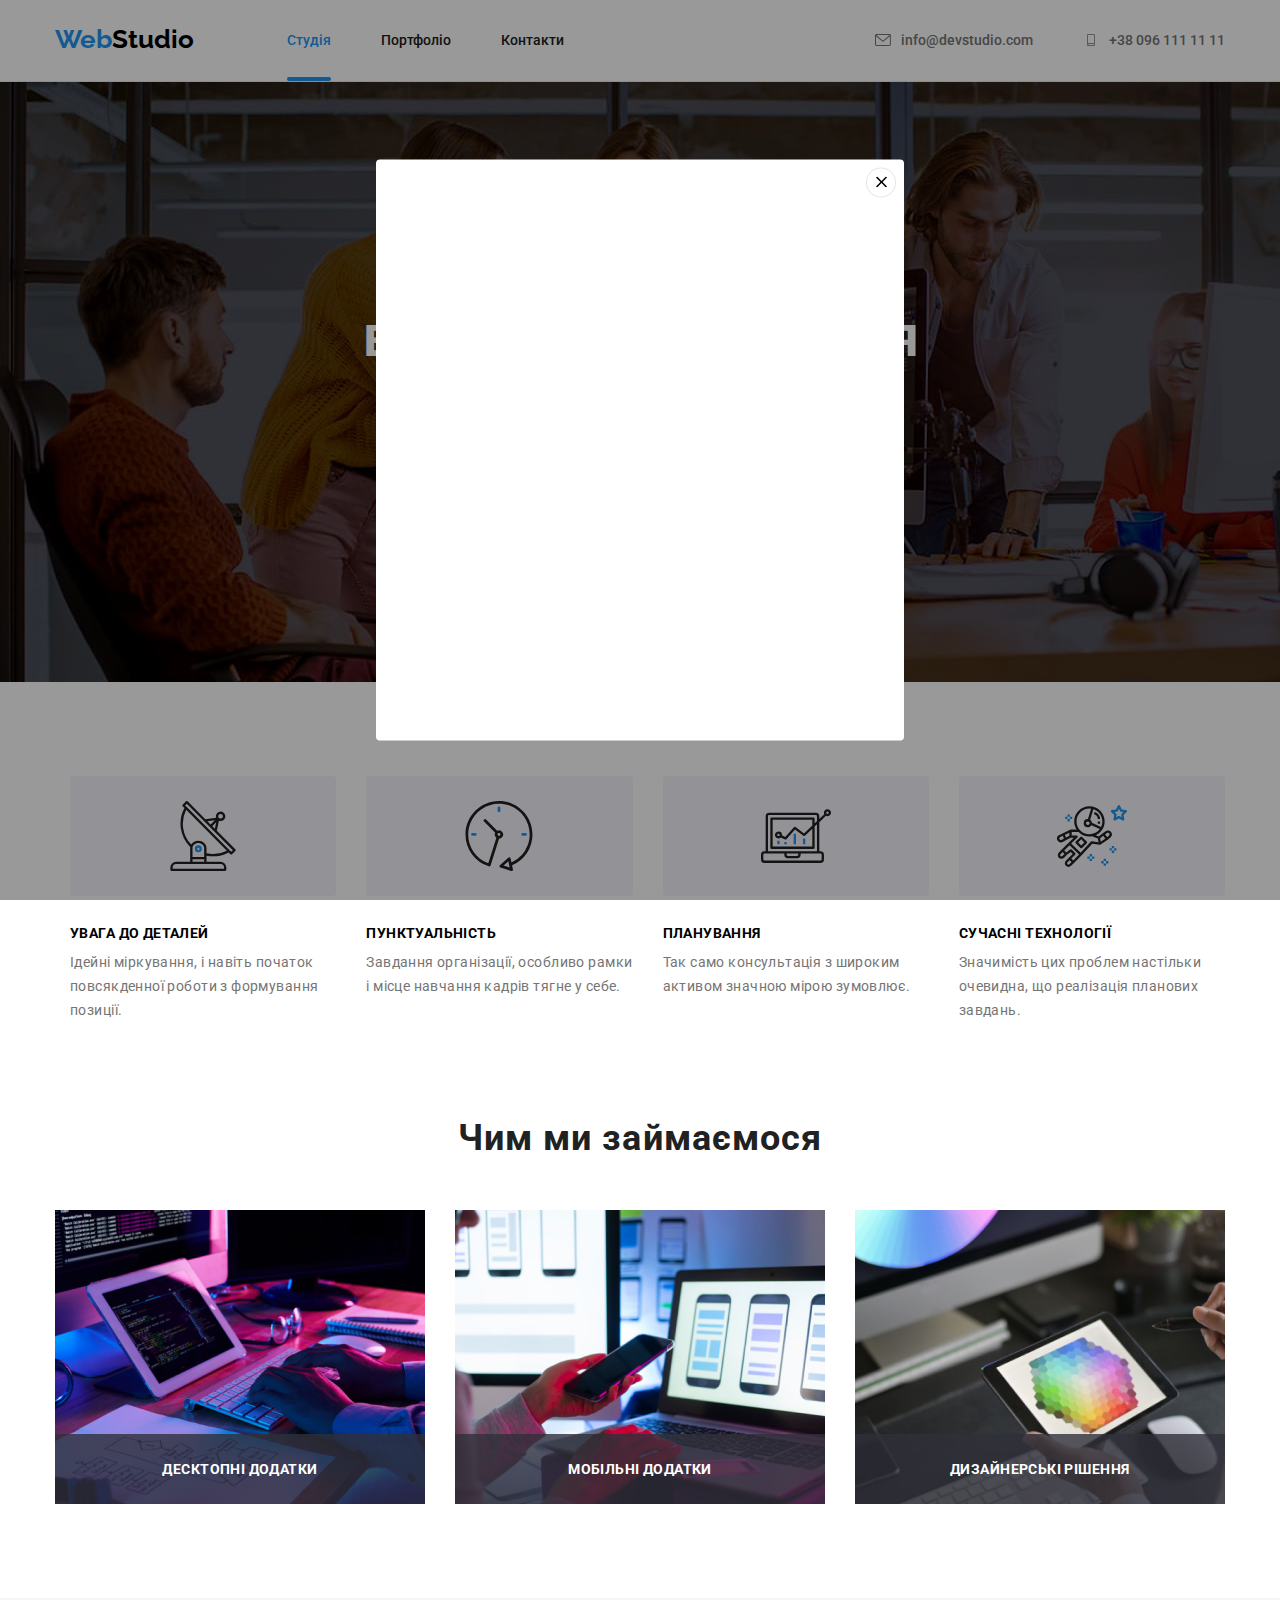
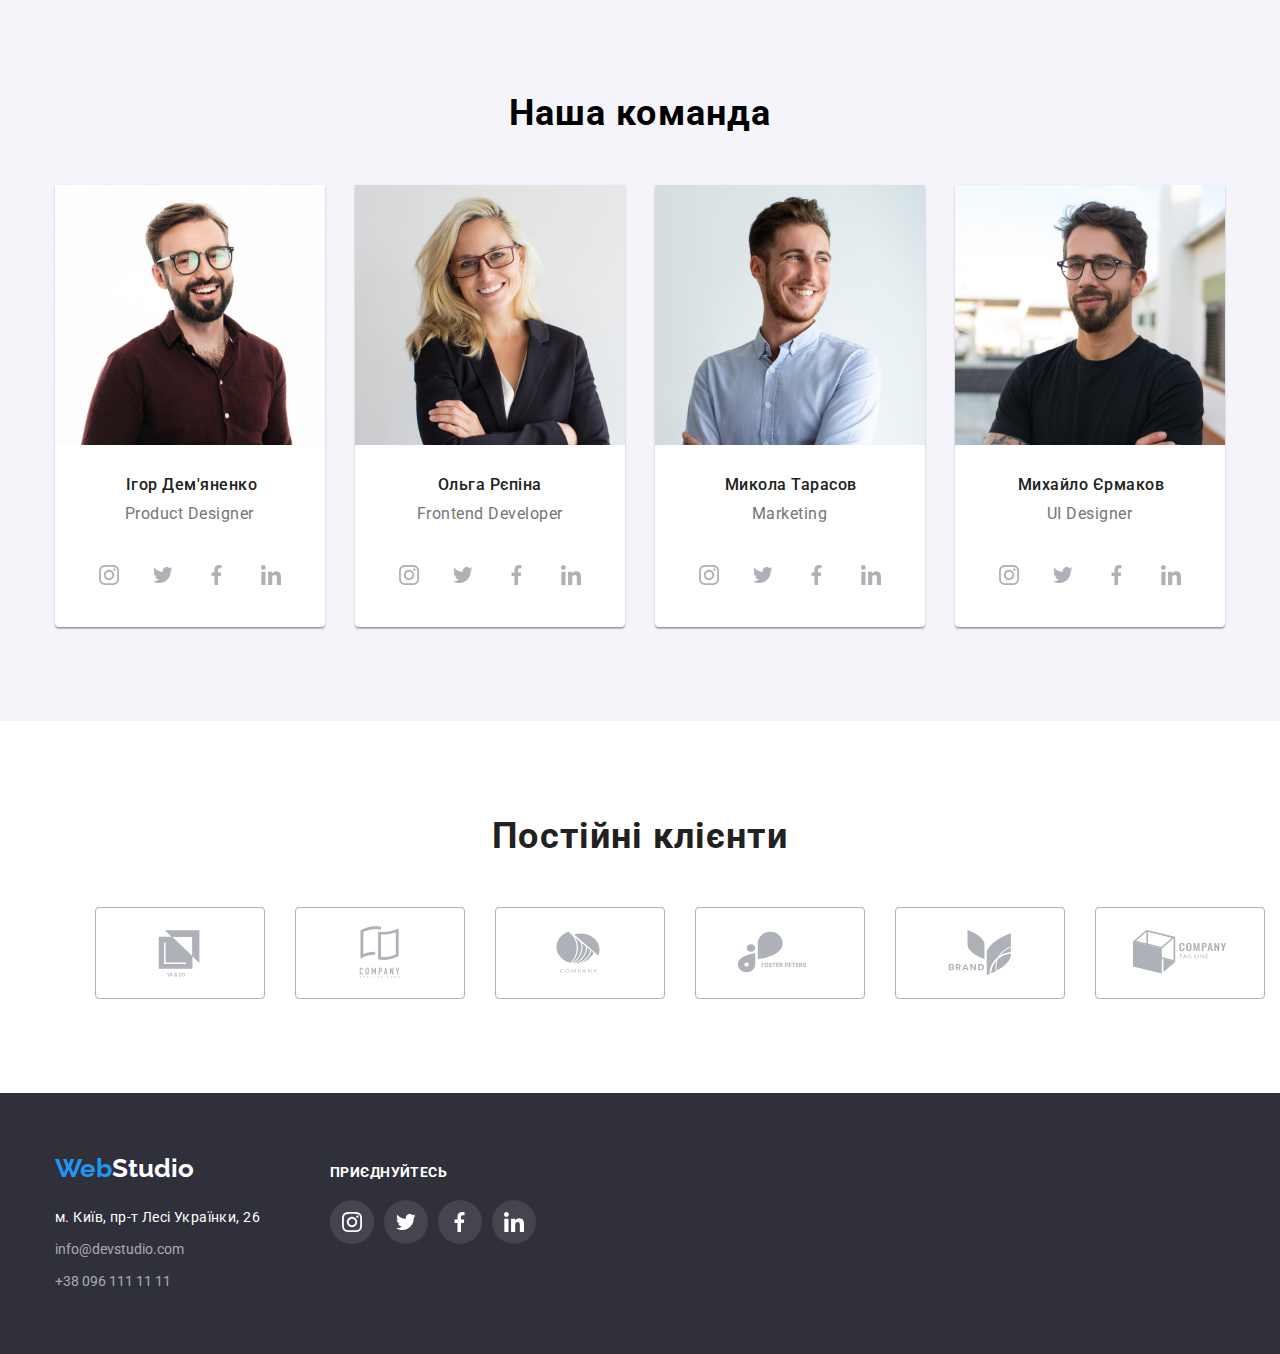
<file: index.html>
<!DOCTYPE html>
<html lang="uk">
<head>
    <meta charset="UTF-8">
    <meta http-equiv="X-UA-Compatible" content="IE=edge">
    <meta name="viewport" content="width=device-width, initial-scale=1.0">
    <title>Студия</title>
    <link rel="preconnect" href="https://fonts.googleapis.com">
    <link rel="preconnect" href="https://fonts.gstatic.com" crossorigin>
    <link href="https://fonts.googleapis.com/css2?family=Raleway:wght@700&family=Roboto:wght@400;500;700;900&display=swap" rel="stylesheet">
    <link rel="stylesheet" href="https://cdnjs.cloudflare.com/ajax/libs/modern-normalize/1.1.0/modern-normalize.min.css">
    <link rel="stylesheet" href="./css/styles.css">
</head>
<body>
    <header class="header">
        <div class="main-div container">
        <nav class="main-nav">
        <a href="./index.html" class="logo link"><span class="logo-web">Web</span>Studio</a>
        <ul class="header-button list">
            <li class="header-current">
                <a href="" class="link current">Студія</a>
            </li>
            <li>
                <a href="./portfolio.html" class="link">Портфоліо</a>
            </li>
            <li>
                <a href="" class="link">Контакти</a>
            </li>
        </ul>
        </nav>
        <ul class="header-button-nomber list">
            <li class="item"><a href="mailto:info@devstudio.com" class="button-gmail link"><svg class="icon"><use href="./img/icons.svg/symbol-defs.svg#icon-maill"></use></svg>info@devstudio.com</a></li>
            <li class="item"><a href="tel:+380961111111" class="button-nomber link"><svg class="icon"><use href="./img/icons.svg/symbol-defs.svg#icon-smartphone"></use></svg>+38 096 111 11 11</a></li>
        </ul>
    </div>
    </header>
    <main>
            <section class="section-business">
                <div class="container">
                <h1 class="business-header">Ефективні рішення для вашого бізнесу</h1>
                <button type="button" class="business-button" data-modal-open>Замовити послугу</button>
            </div>
            </section>
        <section class="section-discraption">
            <div class="container">
            <h2 class="background-discraption">Наша увага</h2>
            <ul class="feature list">
                <li class="list-item1">
                    <h3 class="details">УВАГА ДО ДЕТАЛЕЙ</h3>
                    <p class="descriptionhtml">Ідейні міркування, і  навіть початок
                     повсякденної роботи з формування 
                     позиції.</p>
                </li>
                <li class="list-item2">
                    <h3 class="details">ПУНКТУАЛЬНІСТЬ</h3>
                    <p class="descriptionhtml">Завдання організації, особливо рамки і місце навчання кадрів тягне у себе.</p>                    
                </li>
                <li class="list-item3">
                    <h3 class="details">ПЛАНУВАННЯ</h3>
                    <p class="descriptionhtml">Так само консультація з широким активом значною мірою зумовлює.</p>
                </li>
                <li class="list-item4">
                    <h3 class="details">СУЧАСНІ ТЕХНОЛОГІЇ</h3>
                    <p class="descriptionhtml">Значимість цих проблем настільки очевидна, що реалізація планових завдань.</p>
                </li>
            </ul>
        </div>
        </section>
        <section class="foto-works">
            <div class="container about-us-wapper">
            <h2 class="about-us">Чим ми займаємося</h2>
            <ul class="section-foto-works list">
                <li><div class="icon-description1"><p class="description-icon-works1">Десктопні додатки</p><img class="our-team-person-image" src="./img/box1.jpg" alt="Написання сайту" height="294" width="370"></div></li>
                <li><div class="icon-description2"><p class="description-icon-works2">Мобільні додатки</p><img src="./img/img.jpg" alt="Дізайн" height="294" width="370"></div></li>
                <li><div class="icon-description3"><p class="description-icon-works3">Дизайнерські рішення</p><img src="./img/box3.jpg" alt="Дізайн фото" height="294" width="370"></div></li>
            </ul>
            </div>
        </section>
        <section class="section-team section">
            <div class="container">
            <h2 class="our-team">Наша команда</h2>
            <ul class="foto-team list">
                <li class="foto-team-shadow">
                    <img src="./img/img3.jpg" alt="Ігор Дем'яненко" class="team-foto" width="270" height="260">
                    <h3 class="name1">Ігор Дем'яненко</h3>
                    <p class="name-description1">Product Designer</p>
                    <ul class="icon-team">
                    <li>
                        <a href="#" class="icon-wipper">
                        <svg class="icon-discraib">
                            <use href="./img/icons.svg/symbol-defs.svg#icon-instagram-2"></use>
                        </svg>
                        </a>
                    </li>
                    <li>
                        <a href="#" class="icon-wipper">
                        <svg class="icon-discraib">
                            <use href="./img/icons.svg/symbol-defs.svg#icon-twitter"></use>
                        </svg>
                        </a>
                    </li>
                    <li>
                        <a href="#" class="icon-wipper">
                        <svg class="icon-discraib">
                            <use href="./img/icons.svg/symbol-defs.svg#icon-facebook"></use>
                        </svg>
                        </a>
                    </li>
                    <li>
                        <a href="#" class="icon-wipper">
                        <svg class="icon-discraib">
                            <use href="./img/icons.svg/symbol-defs.svg#icon-linkedin"></use>
                        </svg>
                        </a>
                    </li>
                    </ul>
                </li>
                <li class="foto-team-shadow">
                    <img src="./img/img23.jpg" alt="Ольга Рєпіна" class="team-foto" width="270" height="260">
                    <h3 class="name2">Ольга Рєпіна</h3>
                    <p class="name-description2">Frontend Developer</p>
                    <ul class="icon-team">
                        <li>
                            <a href="#" class="icon-wipper">
                            <svg class="icon-discraib">
                            <use href="./img/icons.svg/symbol-defs.svg#icon-instagram-2"></use>
                            </svg>
                            </a>
                        </li>
                        <li>
                            <a href="#" class="icon-wipper">
                            <svg class="icon-discraib">
                                <use href="./img/icons.svg/symbol-defs.svg#icon-twitter"></use>
                            </svg>
                            </a>
                        </li>
                        <li>
                            <a href="#" class="icon-wipper">
                            <svg class="icon-discraib">
                                <use href="./img/icons.svg/symbol-defs.svg#icon-facebook"></use>
                            </svg>
                            </a>
                        </li>
                        <li>
                            <a href="#" class="icon-wipper">
                            <svg class="icon-discraib">
                                <use href="./img/icons.svg/symbol-defs.svg#icon-linkedin"></use>
                            </svg>
                            </a>
                        </li>
                        </ul>
                </li>
                <li class="foto-team-shadow">
                    <img src="./img/img2.jpg" alt="Микола Тарасов" class="team-foto" width="270" height="260">
                    <h3 class="name3">Микола Тарасов</h3>
                    <p class="name-description3">Marketing</p>
                    <ul class="icon-team">
                        <li>
                            <a href="#" class="icon-wipper">
                            <svg class="icon-discraib">
                            <use href="./img/icons.svg/symbol-defs.svg#icon-instagram-2"></use>
                            </svg>
                            </a>
                        </li>
                        <li>
                            <a href="#" class="icon-wipper">
                            <svg class="icon-discraib">
                                <use href="./img/icons.svg/symbol-defs.svg#icon-twitter"></use>
                            </svg>
                            </a>
                        </li>
                        <li>
                            <a href="#" class="icon-wipper">
                            <svg class="icon-discraib">
                                <use href="./img/icons.svg/symbol-defs.svg#icon-facebook"></use>
                            </svg>
                            </a>
                        </li>
                        <li>
                            <a href="#" class="icon-wipper">
                            <svg class="icon-discraib">
                                <use href="./img/icons.svg/symbol-defs.svg#icon-linkedin"></use>
                            </svg>
                            </a>
                        </li>
                        </ul>
                </li>
                <li class="foto-team-shadow">
                    <img src="./img/img4.jpg" alt="Михайло Єрмаков" class="team-foto" width="270" height="260">
                    <h3 class="name4">Михайло Єрмаков</h3>
                    <p class="name-description4">UI Designer</p>
                    <ul class="icon-team">
                        <li>
                            <a href="#" class="icon-wipper">
                            <svg class="icon-discraib">
                            <use href="./img/icons.svg/symbol-defs.svg#icon-instagram-2"></use>
                            </svg>
                            </a>
                        </li>
                        <li>
                            <a href="#" class="icon-wipper">
                            <svg class="icon-discraib">
                                <use href="./img/icons.svg/symbol-defs.svg#icon-twitter"></use>
                            </svg>
                            </a>
                        </li>
                        <li>
                            <a href="#" class="icon-wipper">
                            <svg class="icon-discraib">
                                <use href="./img/icons.svg/symbol-defs.svg#icon-facebook"></use>
                            </svg>
                            </a>
                        </li>
                        <li>
                            <a href="#" class="icon-wipper">
                            <svg class="icon-discraib">
                                <use href="./img/icons.svg/symbol-defs.svg#icon-linkedin"></use>
                            </svg>
                            </a>
                        </li>
                        </ul>
                </li>
            </ul>
        </div>
        </section> 
        <section class="icon-section section">
            <div class="container">
            <h2 class="icon-discraption">Постійні клієнти</h2>
            <ul class="icon-main">
                <li class="">
                    <a class="icon-wrapper-hov" href="#">
                        <svg class="">
                            <use href="./img/icons.svg/symbol-defs.svg#icon-Logo-1"></use>
                        </svg>
                    </a>
                </li>
                <li class="">
                    <a class="icon-wrapper-hov" href="#">
                        <svg class="">
                            <use href="./img/icons.svg/symbol-defs.svg#icon-Logo-2"></use>
                        </svg>
                    </a>
                </li>
                <li class="">
                    <a class="icon-wrapper-hov" href="#">
                        <svg class="">
                            <use href="./img/icons.svg/symbol-defs.svg#icon-Logo-3"></use>
                        </svg>
                    </a>
                </li>
                <li class="">
                    <a class="icon-wrapper-hov" href="#">
                        <svg class="">
                            <use href="./img/icons.svg/symbol-defs.svg#icon-Logo-4"></use>
                        </svg>
                    </a>
                </li>
                <li class="">
                    <a class="icon-wrapper-hov" href="#">
                        <svg class="">
                            <use href="./img/icons.svg/symbol-defs.svg#icon-Logo-5"></use>
                        </svg>
                    </a>
                </li>
                <li class="">
                    <a class="icon-wrapper-hov" href="#">
                        <svg class="">
                            <use href="./img/icons.svg/symbol-defs.svg#icon-Logo-6"></use>
                        </svg>
                    </a>
                </li>
            </ul>
            </div>
        </section>
    </main> 
    <footer class="footer-backgraund-color">
        <div class="container">
            <div>
        <a href="./index.html" class="logo-two link"><span class="logo-web">Web</span>Studio</a>
        <address class="address-foter-html">
            <ul class="hover-address list">
                <li class="strit-html"><a href="" class="address-strit link">м. Київ, пр-т Лесі Українки, 26</a></li>    
                <li class="mail-html"><a href="mailto:info@devstudio.com" class="address link">info@devstudio.com</a></li>    
                <li class="num-html"><a href="tel:+380961111111" class="address-num link">+38 096 111 11 11</a></li>    
            </ul>
        </address>
            </div>
            <div>
        <section class="icon-head">
            <ul class="icon-content1">
                <li class="icon-item1">
                <h4 class="icon-text">приєднуйтесь</h4>
                </li>
            </ul>    
            <ul class="icon-content2">
                <li class="icon-item">
                    <a class="icon-button">
                    <svg class="icon-wapper1">
                        <use class="iconss" href="./img/icons.svg/symbol-defs.svg#icon-instagram-2"></use>
                    </svg>
                    </a>
                </li>
                <li class="icon-item">
                    <a class="icon-button">
                    <svg class="icon-wapper2">
                        <use href="./img/icons.svg/symbol-defs.svg#icon-twitter"></use>
                    </svg>
                    </a>
                </li>
                <li class="icon-item">
                    <a class="icon-button">
                    <svg class="icon-wapper3">
                        <use href="./img/icons.svg/symbol-defs.svg#icon-facebook"></use>
                    </svg>
                    </a>
                </li>
                <li class="icon-item">
                    <a class="icon-button">
                    <svg class="icon-wapper4">
                        <use href="./img/icons.svg/symbol-defs.svg#icon-linkedin"></use>
                    </svg>
                    </a>
                </li>
            </ul>
        </section>
        </div>
        </div>
    </footer>

    <!-- Modal window -->

    <div class="backdrop" data-modal>
        <div class="modal">
            <button class="modal-btn" data-modal-close>
                <svg class="modal-icon-close" width="11" height="11">
                  <use href="./img/icons.svg/Vector.svg#icon-Vector"></use>
                </svg>
            </button>
        </div>
    </div>
    <script>
        (() => {
  const refs = {
    openModalBtn: document.querySelector("[data-modal-open]"),
    closeModalBtn: document.querySelector("[data-modal-close]"),
    modal: document.querySelector("[data-modal]"),
  };

  refs.openModalBtn.addEventListener("click", toggleModal);
  refs.closeModalBtn.addEventListener("click", toggleModal);

  function toggleModal() {
    refs.modal.classList.toggle("is-hidden");
  }
})();
    </script>
</body>
</html>
</file>
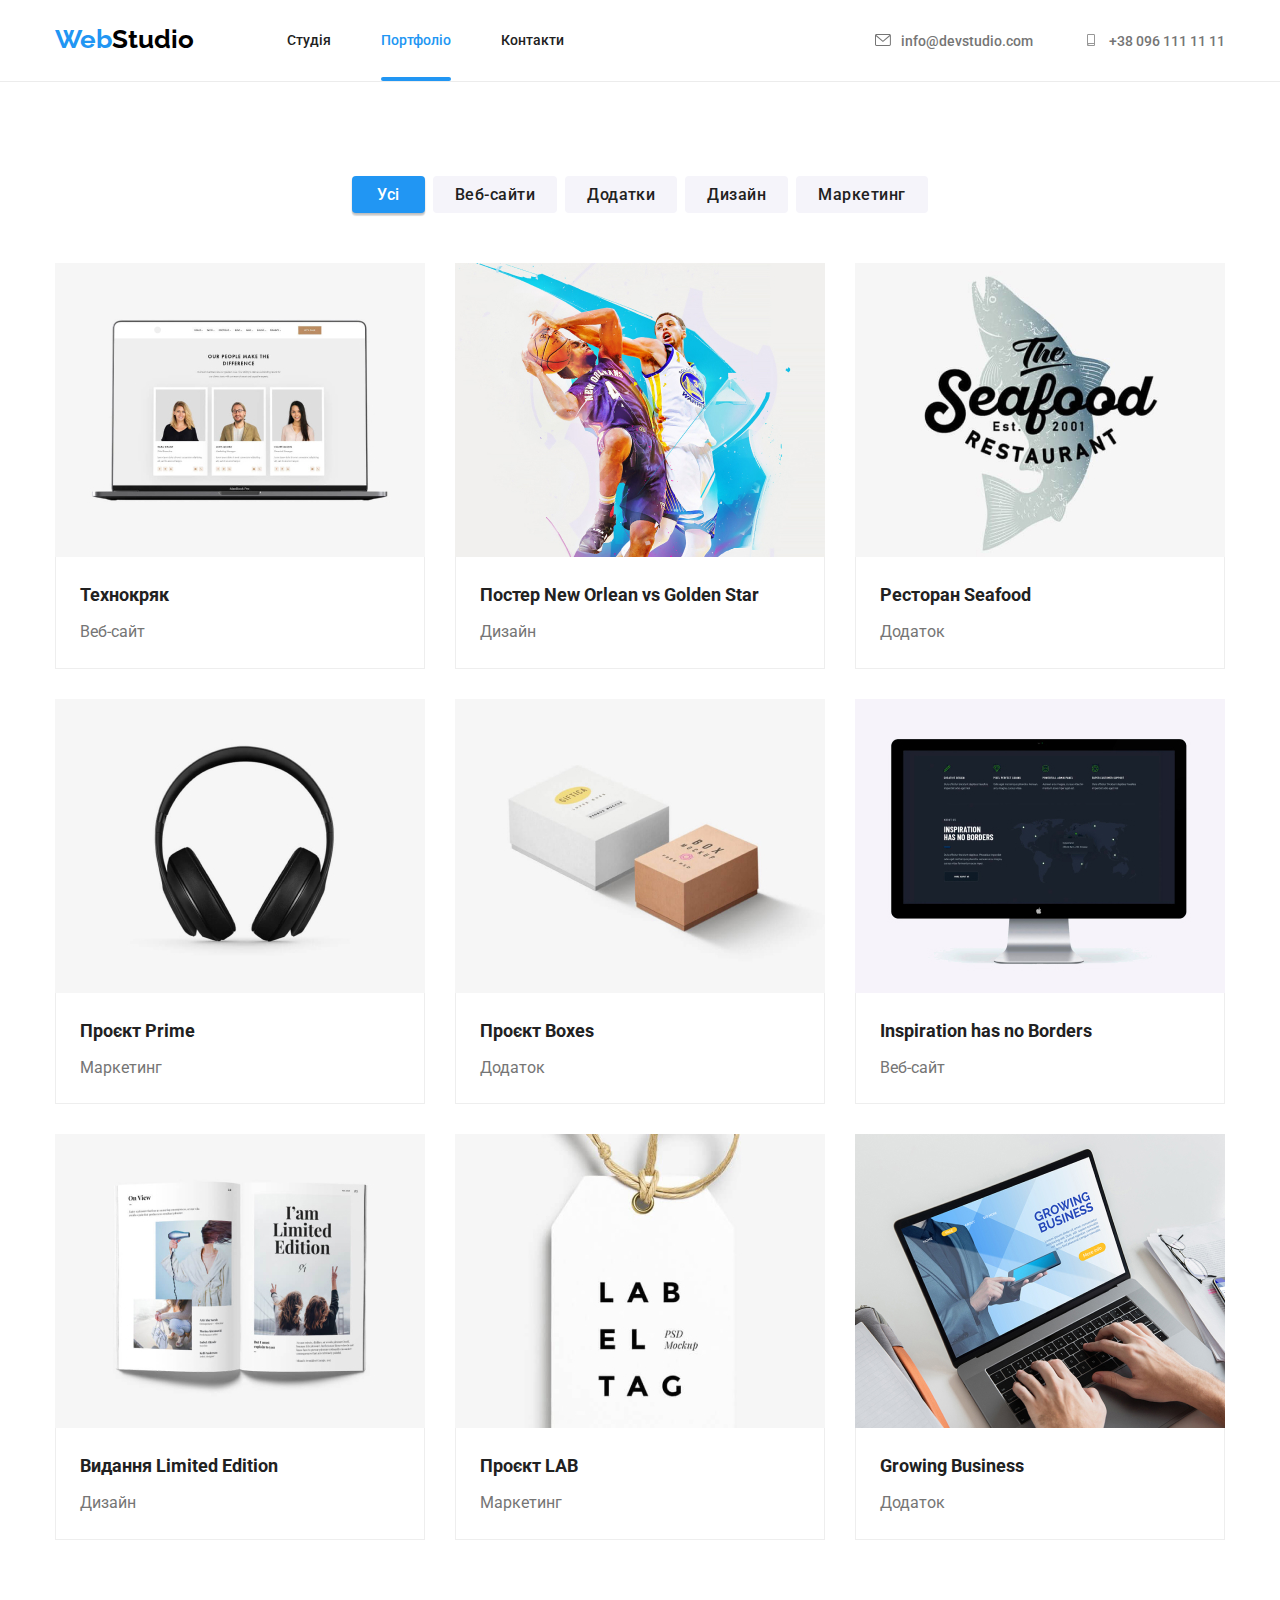
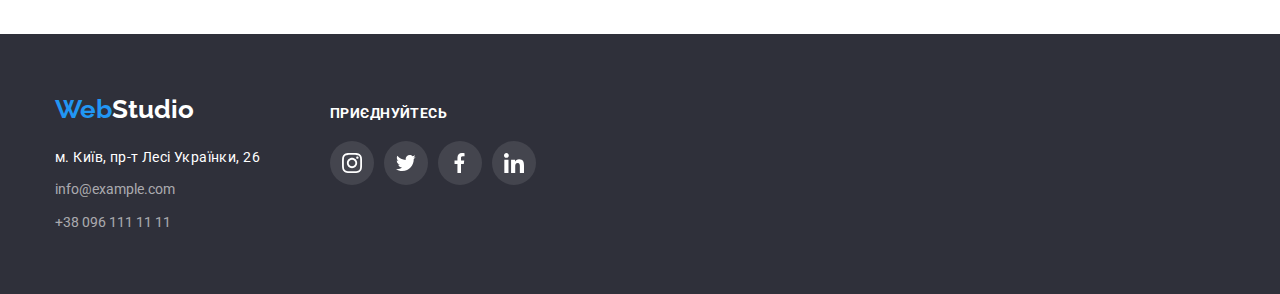
<file: portfolio.html>
<!DOCTYPE html>
<html lang="uk">
<head>
    <meta charset="UTF-8">
    <meta http-equiv="X-UA-Compatible" content="IE=edge">
    <meta name="viewport" content="width=device-width, initial-scale=1.0">
    <title>Document</title>
    <link rel="preconnect" href="https://fonts.googleapis.com">
    <link rel="preconnect" href="https://fonts.gstatic.com" crossorigin>
    <link href="https://fonts.googleapis.com/css2?family=Raleway:wght@700&family=Roboto:wght@400;500;700;900&display=swap" rel="stylesheet">    
    <link rel="stylesheet" href="https://cdnjs.cloudflare.com/ajax/libs/modern-normalize/1.1.0/modern-normalize.min.css">
    <link rel="stylesheet" href="./css/styles.css">
</head>
<body class="body">
    <header class="header-lain"> 
        <div class="main-div container">                                                                         
        <nav class="main-nav">
        <a href="./index.html" class="logo link"><span class="logo-web">Web</span>Studio</a>
        <ul class="header-button list">
            <li>
                <a href="./index.html" class="link">Студія</a>
            </li>
            <li class="header-current">
               <a href="/" class="link current">Портфоліо</a> 
            </li>
            <li>
                <a href="" class="link">Контакти</a>
            </li>
        </ul>
        </nav>
        <ul class="header-button-nomber2 list">
            <li class="item"><a href="mailto:info@devstudio.com" class="button-gmail link"><svg class="icon"><use href="./img/icons.svg/symbol-defs.svg#icon-maill"></use></svg>info@devstudio.com</a></li>
            <li class="item"><a href="tel:+380961111111" class="button-nomber link"><svg class="icon"><use href="./img/icons.svg/symbol-defs.svg#icon-smartphone"></use></svg>+38 096 111 11 11</a></li>
        </ul>
    </div> 
    </header>
    <main> 
        <section class="section">
            <div class="container">
            <h1 class="background-discraption">Портфоліо</h1>
            <ul class="center-button list">
                <li>
                    <button type="button" class="buttonn1">Усі</button>
                </li>
                <li>
                    <button type="button" class="buttonn2">Веб-сайти</button>
                </li>
                <li>
                    <button type="button" class="buttonn3">Додатки</button>
                </li>
                <li>
                    <button type="button" class="buttonn4">Дизайн</button>
                </li>
                <li>
                    <button type="button" class="buttonn5">Маркетинг</button>
                </li>
            </ul>
            <ul class="test-conteiner list">
                <li class="cards-wripper">
                    <a href="#" class="box-description link">
                        <div class="icon-move">
                            <div>
                            <p class="text-move">Ресурс пропонує комплексні пропозиції з різним рівнем функціоналу та сервісів. Все це дозволить відвідувачу отримати вичерпні відомості про компанію чи приватну особу.</p>
                            </div>
                            <img src="./img/img1.jpg" alt="" width="370" class="foto-portfolio">
                        </div>
                    <div class="card-description">
                    <h2 class="description">Технокряк</h2>
                    <p class="profession">Веб-сайт</p>
                    </div>
                    </a>
                </li>
                <li class="cards-wripper">
                    <a href="#" class="box-description link">
                        <div class="icon-move">
                    <img src="./img/img22.jpg" alt="" width="370" class="foto-portfolio">
                        </div>
                    <div class="card-description">
                    <h2 class="description">Постер New Orlean vs Golden Star</h2>
                    <p class="profession">Дизайн</p>
                    </div>
                    </a>    
                </li>
                <li class="cards-wripper">
                    <a href="#" class="box-description link">
                        <div class="icon-move">
                            <img src="./img/img32.jpg" alt="" width="370" class="foto-portfolio">
                        </div>
                    <div class="card-description">
                    <h2 class="description">Ресторан Seafood</h2>
                    <p class="profession">Додаток</p>
                    </div>
                    </a>
                </li>
                <li class="cards-wripper">
                    <a href="#" class="box-description link">
                        <div class="icon-move">
                    <img src="./img/img44.jpg" alt="" width="370" class="foto-portfolio">
                        </div>
                    <div class="card-description">
                    <h2 class="description">Проєкт Prime</h2>
                    <p class="profession">Маркетинг</p>
                    </div>
                    </a>
                </li>
                <li class="cards-wripper">
                    <a href="#" class="box-description link">
                        <div class="icon-move">
                    <img src="./img/img5.jpg" alt="" width="370" class="foto-portfolio">
                        </div>
                    <div class="card-description">
                    <h2 class="description">Проєкт Boxes</h2>
                    <p class="profession">Додаток</p>
                    </div>
                    </a>
                </li>
                <li class="cards-wripper">
                    <a href="#" class="box-description link">
                        <div class="icon-move">
                    <img src="./img/img6.jpg" alt="" width="370" class="foto-portfolio">
                        </div>
                    <div class="card-description">
                    <h2 class="description">Inspiration has no Borders</h2>
                    <p class="profession">Веб-сайт</p>
                    </div>
                    </a>
                </li>
                <li class="cards-wripper">
                    <a href="#" class="box-description link">
                        <div class="icon-move">
                    <img src="./img/img7.jpg" alt="" width="370" class="foto-portfolio">
                        </div>
                        <div class="card-description">
                    <h2 class="description">Видання Limited Edition</h2>
                    <p class="profession">Дизайн</p>
                    </div>
                    </a>
                </li>
                <li class="cards-wripper">
                    <a href="#" class="box-description link">
                        <div class="icon-move">
                    <img src="./img/img8.jpg" alt="" width="370" class="foto-portfolio">
                        </div>
                    <div class="card-description">
                    <h2 class="description">Проєкт LAB</h2>
                    <p class="profession">Маркетинг</p>
                    </div>
                    </a>
                </li>
                <li class="cards-wripper">
                    <a href="#" class="box-description link">
                        <div class="icon-move">
                    <img src="./img/img9.jpg" alt="" width="370" class="foto-portfolio">
                        </div>
                    <div class="card-description">
                    <h2 class="description">Growing Business</h2>
                    <p class="profession">Додаток</p>
                    </div>
                    </a>
                </li>
            </ul>
            </div>
        </section> 
    </main>
    <footer class="footer-backgraund-color">
        <div class="container">
            <div>
        <a href="./index.html" class="logo-two link"><span class="logo-web">Web</span>Studio</a>
        <address class="address-footer">
            <ul class="hover-address list">
                <li class="address-portfolio"><a class="address-strit">м. Київ, пр-т Лесі Українки, 26</a></li>
                <li class="mail-partfolio"><a href="mailto:info@example.com" class="address-mail-partfolio link">info@example.com</a></li>    
                <li class="num-partfolio"><a href="tel:+380961111111" class="address-num-partfolio link">+38 096 111 11 11</a></li>    
            </ul>
        </address>
            </div>
            <div>
                <section class="icon-head">
                    <ul class="icon-content1">
                        <li class="icon-item1">
                        <h4 class="icon-text">приєднуйтесь</h4>
                        </li>
                    </ul>    
                    <ul class="icon-content2">
                        <li class="icon-item">
                            <a class="icon-button">
                            <svg class="icon-wapper1">
                                <use class="iconss" href="./img/icons.svg/symbol-defs.svg#icon-instagram-2"></use>
                            </svg>
                            </a>
                        </li>
                        <li class="icon-item">
                            <a class="icon-button">
                            <svg class="icon-wapper2">
                                <use href="./img/icons.svg/symbol-defs.svg#icon-twitter"></use>
                            </svg>
                            </a>
                        </li>
                        <li class="icon-item">
                            <a class="icon-button">
                            <svg class="icon-wapper3">
                                <use href="./img/icons.svg/symbol-defs.svg#icon-facebook"></use>
                            </svg>
                            </a>
                        </li>
                        <li class="icon-item">
                            <a class="icon-button">
                            <svg class="icon-wapper4">
                                <use href="./img/icons.svg/symbol-defs.svg#icon-linkedin"></use>
                            </svg>
                            </a>
                        </li>
                    </ul>
                </section>
            </div>
        </div>
    </footer>
</body>
</html>
</file>
<file: css/styles.css>
:root {
    --primary-text-color: #212121;
    --hover-focus-color: #2196F3;
    --link-text-color: #757575;
    --description-text-color: #212121;
    --logo-text-color: #000000;
    --footer-backgraund-color: #2F303A;
    --primary-backgraund-color: #ffff;
    --addres-number-color: #FFFFFF99;
    --center-button-color: rgba(33, 150, 243, 1);
    --center-button-backgraund: #F5F4FA;
    --button--color: #188CE8;
    --line--header : #ECECEC;
    --card--laine : #EEEEEE;
}

/* oll */
a
h1,
h2,
h3,
h4,
h5,
h6,
p,
ul,
li {
    margin-top: 0;
    margin-bottom: 0;
}


.container {
    margin-left: auto;
    margin-right: auto;
    width: 1200px; 
    padding-left: 15px;
    padding-right: 15px;    
}


.section {
    padding-top: 94px;
    padding-bottom: 94px;
}

img {
    display: block;
}

/* body */


body {
    background-color: var(--primary-backgraund-color);
    font-family: 'Roboto', sans-serif;
    color: var(--h2-text-color);    
    position: relative;
}




.header-button .link {
    display: block;
    padding-top: 32px;
    padding-bottom: 32px;
}


.link {
    text-decoration: none;    
}


.list {
    list-style: none;
}


/* footer */


.address-mail-partfolio {
    font-size: 14px;
    line-height: 1.7;
    color: var(--addres-number-color);
}


.address {
    font-size: 14px;
    line-height: 1.7;
    color: var(--addres-number-color);
}

.mail-partfolio {
    margin-bottom: 9px;
}



.address-num-partfolio {
    font-size: 14px;
    line-height: 1.7;
    color: var(--addres-number-color);
}



.address-footer {
    margin-top: 20px;                                                                                                                              
}



.address-strit {
    color: var(--primary-backgraund-color);
}


.hover-address :hover , .hover-address :focus{
    color: var(--hover-focus-color);
    transition-duration: 250ms;
}

.hover-address {
    font-style: normal;
    padding-left: 0;
}


.address-portfolio {
    margin-bottom: 9px;
}


.address-foter-html {
    margin-top: 20px;
}


.strit-html {
    margin-bottom: 9px;
}



.mail-html {
    margin-bottom: 9px;
}




.address-strit {
    font-size: 14px;
    line-height: 24px;
    letter-spacing: 0.03em; 

}

.address-strit :focus{
    color: var(--hover-focus-color);
}


.button-nomber link {
    padding-left: 50px;
 }



/* center */


.foto-portfolio {
    margin-bottom: 0;
    box-sizing: content-box;
}



.box-description {
    display: block;
}



.box-description:hover, .box-description:focus {
    box-shadow: 0px 1px 1px rgba(0, 0, 0, 0.12), 0px 4px 4px rgba(0, 0, 0, 0.06), 1px 4px 6px rgba(0, 0, 0, 0.16);
    transition-duration: 250ms;
}




.center-button {
    text-align: center;
    margin-bottom: 50px;
    display: flex;
    justify-content: center;
    padding-left: 0;
}



.center-button li {
    margin-right: 8px;
}

.center-button li button:hover, .center-button li button:focus {
box-shadow: 0px 3px 1px rgba(0, 0, 0, 0.1), 0px 1px 2px rgba(0, 0, 0, 0.08), 0px 2px 2px rgba(0, 0, 0, 0.12);
}

.center-button li:last-child {
    margin-right: 0;
}



.center-button button:hover , .center-button button:focus{
    background: var(--hover-focus-color);
    color: var(--primary-backgraund-color);
    transition-duration: 250ms;
}



.profession {
    font-size: 16px;
    line-height: 1.9;
    color: var(--link-text-color);
}


.buttonn1 {
    color: var(--primary-backgraund-color);
    background-color: var(--hover-focus-color);
    font-weight: 500;
    font-size: 16px;
    line-height: 1.6;
    text-align: center;
    letter-spacing: 0.03em; 
    border-radius: 4px;
    padding: 6px 25px;
    border: 0px;
    box-shadow: 0px 3px 1px rgba(0, 0, 0, 0.1), 0px 1px 2px rgba(0, 0, 0, 0.08), 0px 2px 2px rgba(0, 0, 0, 0.12);
    cursor: pointer;
}


.buttonn2 {
    color: var(--description-text-color);
    background-color: var(--center-button-backgraund);
    font-weight: 500;
    font-size: 16px;
    line-height: 1.6;
    text-align: center;
    letter-spacing: 0.03em; 
    border-radius: 4px;
    padding: 6px 22px;
    border: 0px;
    cursor: pointer;
}


.buttonn3 {
    color: var(--description-text-color);
    background-color: var(--center-button-backgraund);
    font-weight: 500;
    font-size: 16px;
    line-height: 1.6;
    text-align: center;
    letter-spacing: 0.03em; 
    border-radius: 4px;
    padding: 6px 22px;
    border: 0px;
    cursor: pointer;
}

.buttonn4 {
    color: var(--description-text-color);
    background-color: var(--center-button-backgraund);
    font-weight: 500;
    font-size: 16px;
    line-height: 1.6;
    text-align: center;
    letter-spacing: 0.03em; 
    border-radius: 4px;
    padding: 6px 22px;
    border: 0px;
    cursor: pointer;
}


.buttonn5 {
    color: var(--description-text-color);
    background-color: var(--center-button-backgraund);
    font-weight: 500;
    font-size: 16px;
    line-height: 1.6;
    text-align: center;
    letter-spacing: 0.03em; 
    border-radius: 4px;
    padding: 6px 22px;
    border: 0px;
    cursor: pointer;
}



.description {
    font-weight: 700;
    font-size: 18px;
    line-height: 2;
    margin-bottom: 4px;
    color: var(--description-text-color);
}





.main-section {
    padding-top: 94px;
    padding-bottom: 94px;
}



.list-item1::before {
    display: block;
    content: "";
    height: 120px;
    background-image: url(../img/icons.svg/Group1.svg);
    background-repeat: no-repeat;
    background-position: center;
    background-color: var(--center-button-backgraund);
    border-radius: 4px;
}

.list-item2::before {
    display: block;
    content: "";
    height: 120px;
    background-image: url(../img/icons.svg/clock\ 1.svg);
    background-repeat: no-repeat;
    background-position: center;
    background-color: var(--center-button-backgraund);
    border-radius: 4px;
}

.list-item3::before {
    display: block;
    content: "";
    height: 120px;
    background-image: url(../img/icons.svg/diagram\ 1.svg);
    background-repeat: no-repeat;
    background-position: center;
    background-color: var(--center-button-backgraund);
    border-radius: 4px;
}

.list-item4::before {
    display: block;
    content: "";
    height: 120px;
    background-image: url(../img/icons.svg/astronaut\ 1.svg);
    background-repeat: no-repeat;
    background-position: center;
    background-color: var(--center-button-backgraund);
    border-radius: 4px;
}


/* icon html */


.icon-move::before {
    content: "";
    background-color: rgba(33, 150, 243, 0.9);
    width: 100%;
    display: inline-block;
    top: 0;
    left: 0;
    height: 100%;
    position: absolute;
    opacity: 0.5;
    transform: translateY(100%);
    transition: transform 250ms cubic-bezier(0.4, 0, 0.2, 1);
}


.icon-move {
    position: relative;
    overflow: hidden;
}


.cards-wripper:hover .icon-move::before {
    transform: translateY(0);
}


.text-move {
    position: absolute;
    top: 50%;
    left: 50%;
    transform: translate(-50%, 100%);

    font-size: 18px;
    line-height: calc(28 / 18);
    letter-spacing: 0.03em;
    color: var(--primary-backgraund-color);
    width: 322px;
    opacity: 0;
    transition: transform 250ms cubic-bezier(0.4, 0, 0.2, 1);
}


li:hover .text-move{
    opacity: 1;
    transform: translate(-50%, -50%);
}



.icon-description1::before {
    content: "";
    background-color: rgba(47, 48, 58, 0.8);;
    width: 370px;
    display: inline-block;
    bottom: 0;
    left: 0;
    height: 70px;
    position: absolute;
}


.icon-description2::before {
    content: "";
    background-color: rgba(47, 48, 58, 0.8);;
    width: 370px;
    display: inline-block;
    bottom: 0;
    height: 70px;
    position: absolute;
}


.icon-description3::before {
    content: "";
    background-color: rgba(47, 48, 58, 0.8);;
    width: 370px;
    display: inline-block;
    bottom: 0;

    height: 70px;
    position: absolute;
}

.description-icon-works1 {
    font-weight: 700;
    font-size: 14px;
    line-height: calc(16 / 14);
    text-align: center;
    letter-spacing: 0.03em;
    text-transform: uppercase;
    content: "";
    width: 370px;
    display: inline-block;
    bottom: 0;
    left: 0;
    height: 70px;
    position: absolute;
    padding: 27px 107px;
    color: var(--primary-backgraund-color);
}


.description-icon-works2 {
    font-weight: 700;
    font-size: 14px;
    line-height: calc(16 / 14);
    letter-spacing: 0.03em;
    text-align: center;
    text-transform: uppercase;
    content: "";
    width: 370px;
    display: inline-block;
    bottom: 0;
    height: 70px;
    position: absolute;
    padding: 27px 107px;
    color: var(--primary-backgraund-color);
}


.description-icon-works3 {
    font-weight: 700;
    font-size: 14px;
    line-height: calc(16 / 14);
    text-align: center;
    letter-spacing: 0.03em;
    text-transform: uppercase;
    content: "";
    width: 100%;
    display: inline-block;
    bottom: 0;
    position: absolute;
    color: var(--primary-backgraund-color);
    padding: 27px 95px;
    display: flex;
    align-items: center;
    flex-wrap: nowrap;
}

/* header */


.header-lain {
    border-bottom: 1px solid var(--line--header);
}


.header {
    border-bottom: 1px solid var(--line--header);
}




.button-nomber {
    color: var(--link-text-color);
    margin-left: 50px;
    align-items: center;
}



/* .button-nomber svg use {
    fill: var(--link-text-color);
} */






.button-gmail {
    color: var(--link-text-color);
    align-items: center;
}


.header-button a {
    font-weight: 500;
    font-size: 14px;
    line-height: 1.2;
    color: var(--description-text-color);
}

.header-button {
    display: flex;
    padding-left: 0;
    margin-left: 93px;
}







.header-button-nomber .item {
    padding-bottom: 32px;
    padding-top: 32px;
}





.header-button li:first-child {
    margin-left: 93px;
}


.header-button li {
    margin-left: 50px;
}


.header-button li:last-child {
    margin-right: 0px;
}


.header-button li:first-child {
    margin-left: 0;
}



.header-button :hover , .header-button :focus{
    color: var(--hover-focus-color);
    transition-duration: 250ms;
}


.header-button .link.current {
    color: var(--hover-focus-color); 
}



.current::after {
    content: "";
    background: #2196F3;
    border-radius: 2px;
    width: 100%;
    height: 4px;
    right: 0;
    bottom: 0;
    position: absolute;
}


.header-current {
    position: relative;
}


.header-button-nomber a {
    font-weight: 500;
    font-size: 14px;
    line-height: 1.2;
    display: flex;
    align-items: center;
    color: #757575;
}


.header-button-nomber2 a {
    font-weight: 500;
    font-size: 14px;
    line-height: 1.2;
}


.header-button-nomber {
    display: flex;
    margin-left: auto;
    padding-left: 0;

}


.header-button-nomber2 {
    display: flex;
    margin-left: auto;
    padding-left: 0;
    padding-top: 32px;
}

.header-button-nomber2 :hover , .header-button-nomber2 :focus {
    color: var(--hover-focus-color);
    transition-duration: 250ms;
}

.header-button-nomber:first-child {
    padding-left: 0;
}


.header-button-nomber a:hover , .header-button-nomber a:focus{
    color: var(--hover-focus-color);
    fill: var(--hover-focus-color);
    transition-duration: 250ms;
}





.test-conteiner {
    display: flex;
    flex-wrap: wrap;
    padding-left: 0;
    text-decoration: none;
}



.test-conteiner li:nth-child(n + 7) {
    margin-bottom: 0;
}




.test-conteiner li:nth-child(3n) {
    margin-right: 0;
}



.test-conteiner li {
    margin-right: 30px;
    width: calc((100% - 60px) / 3);
    width: 370px;
    margin-bottom: 30px;
    margin-right: 30px;
}






/* Icon */

/* .button-nomber .icon {
    width: 16px;
    height: 12px;
    display: inline-block;
    background-image: url(../img/icons.svg/smartphone.svg#smartphone);
    background-repeat: no-repeat;
    background-size: contain;
    margin-right: 10px;
}

.button-gmail .icon {
    width: 16px;
    height: 12px;
    display: inline-block;
    background-repeat: no-repeat;
    margin-right: 10px;
    background-image: url(../img/icons.svg/maill.svg#maill);
    background-size: contain;
    align-items: center;
} */

.button-nomber svg{
    width: 16px;
    height: 12px;
    fill: currentColor;
    margin-right: 10px
}


.button-gmail svg{
    width: 16px;
    height: 12px;   
    fill: currentColor;
    margin-right: 10px
}


/* main nav */

.main-nav {
    display: flex;
    align-items: center;
    padding-left: 0;
}




.main-nav2 {
    display: flex;
    align-items: center;
    margin-left: auto;
    margin-top: 32px;
}


.main-div {
    display: flex;
}






/* logo */

.logo {
    font-weight: 700;
    font-size: 26px;
    line-height: 1.2;
    color:var(--logo-text-color);
    font-family: Raleway;
    padding-top: 24px;
    padding-bottom: 25px;
    display: block;
}

.logo-two {
    font-weight: 700;
    font-size: 26px;
    line-height: 1.2;
    color: var(--primary-backgraund-color);
    font-family: Raleway;
    margin-bottom: 20px;
}


.logo-web {
    color: var(--hover-focus-color);
}


/* INDEX.HTML */



.business {
    font-weight: 900;
    font-size: 44px;
    line-height: 1.4;
    color: var(--primary-backgraund-color) ;
    text-transform: uppercase;
}

/* feature */


.feature {
    display: flex;
    margin-left: 15px;
    padding-left: 0;
}




.feature li:last-child {
   margin-right: 0px;
}






.feature li {
    width: 270px;
    margin-right: 30px;
    justify-content: space-between;
}



.business-header {
    width: 696px;
    margin-left: auto;
    margin-right: auto;
    font-weight: 900;
    font-size: 44px;
    line-height: 1.4;
    color: var(--primary-backgraund-color) ;
    text-transform: uppercase;
    margin-bottom: 30px;
}



.section-business {
    padding-bottom: 200px;
    text-align: center;
    padding-top: 200px;
    background-color: var(--footer-backgraund-color);
    background-image: linear-gradient(to right ,
     rgba(0,0,0,0.4) ,
     rgba(0, 0, 0, 0.4)
    ), url(../img/back\ ground\ hero\ chenge.jpg);
    height: 600px;
    max-width: 1600px;
    margin-right: auto;
    margin-left: auto;
    background-repeat: no-repeat;
    background-size: cover;
}


.business-button {
    text-align: center;
    color: var(--primary-backgraund-color);
    background-color: var(--hover-focus-color);
    outline: none;
    font-weight: 700;
    font-size: 16px;
    line-height: 1.9;
    align-items: center;
    letter-spacing: 0.06em; 
    border-radius: 4px;
    min-width: 216px;
    padding: 10px 32px;
    border: 0px;
    cursor: pointer;
}


.business-button:hover , .business-button:focus {
    background-color: var(--button--color);
    color: var(--primary-backgraund-color);
    transition-duration: 250ms;
}


.details {
    font-weight: 700;
    font-size: 14px;
    line-height: 1.1;
    letter-spacing: 0.03em;
    margin-bottom: 10px;
    margin-top: 30px;
}


.descriptionhtml {
    font-size: 14px;
    line-height: 1.7;
    letter-spacing: 0.03em;
    color: var(--link-text-color);
}


.about-us {
    font-weight: 700;
    font-size: 36px;
    line-height: 1.2;
    text-align: center;
    letter-spacing: 0.03em;
    color: var(--description-text-color); 
    margin-bottom: 50px;

}



.our-team {
    font-weight: 700;
    font-size: 36px;
    line-height: 1.2;
    text-align: center;
    letter-spacing: 0.03em; 
    margin-bottom: 50px;
}





.name1 {
    font-weight: 500;
    font-size: 16px;
    line-height: 1.2;
    letter-spacing: 0.03em; 
    color: var(--description-text-color);
    margin-bottom: 10px;
    padding-left: 71px;
}


.name2 {
    font-weight: 500;
    font-size: 16px;
    line-height: 1.2;
    letter-spacing: 0.03em; 
    color: var(--description-text-color);
    margin-bottom: 10px;
    padding-left: 83px;
}


.name3 {
    font-weight: 500;
    font-size: 16px;
    line-height: 1.2;
    letter-spacing: 0.03em; 
    color: var(--description-text-color);
    margin-bottom: 10px;
    padding-left: 70px;
}


.name4 {
    font-weight: 500;
    font-size: 16px;
    line-height: 1.2;
    letter-spacing: 0.03em; 
    color: var(--description-text-color);
    margin-bottom: 10px;
    padding-left: 63px;
}





.name-description1 {
    font-size: 16px;
    line-height: 1.2;
    letter-spacing: 0.03em; 
    color: var(--link-text-color);
    padding-bottom: 30px;
    padding-left: 70px;
}



.name-description2 {
    font-size: 16px;
    line-height: 1.2;
    letter-spacing: 0.03em; 
    color: var(--link-text-color);
    padding-bottom: 30px;
    padding-left: 62px;
}



.name-description3 {
    font-size: 16px;
    line-height: 1.2;
    letter-spacing: 0.03em; 
    color: var(--link-text-color);
    margin-bottom: 30px;
    padding-left: 97px;
}



.name-description4 {
    font-size: 16px;
    line-height: 1.2;
    letter-spacing: 0.03em; 
    color: var(--link-text-color);
    padding-bottom: 30px;
    padding-left: 92px;
}


.section-team {
    background-color: var(--center-button-backgraund);
}



.foto-works {
    margin-bottom: 0;
    padding-top: 47px;
    padding-bottom: 94px;
}



.foto-team {
    display: flex;
    flex-direction: row;
    padding-left: 0;

    justify-content: center;
    
}





.foto-team .foto-team-shadow {
    margin-right: 30px;
    background-color: var(--primary-backgraund-color);
    justify-content: center;
}



.foto-team-shadow {
    box-shadow: 0px 1px 3px rgba(0, 0, 0, 0.12), 0px 1px 1px rgba(0, 0, 0, 0.14), 0px 2px 1px rgba(0, 0, 0, 0.2);
    border-radius: 0px 0px 4px 4px;
}



.foto-team li:last-child {
    margin-right: 0;
}



.foto-team li:first-child {
    padding-left: 0px;
}



.team-foto {
    margin-bottom: 30px;
}


.address-num {
    font-size: 14px;
    line-height: 1.7;
    color: var(--addres-number-color);
}


.footer-backgraund-color {
    background-color: var(--footer-backgraund-color);
    padding-top: 60px;
    padding-bottom: 60px;
}


.footer-backgraund-color .container {
    display: flex;
    align-items: baseline;
    gap: 70px;
}



.section-foto-works {
    flex-direction: row;
    display: flex;

    padding-left: 0;

    justify-content: center;

    position: relative;
}

.section-foto-works li {
    margin-left: 30px;
}



.section-foto-works li:first-child {
    margin-left: 0px;
}



.section-discraption {
    padding-top: 94px;
    padding-bottom: 47px;
}




.card-description {
    border-bottom: 1px solid #EEEEEE;
    border-right: 1px solid #EEEEEE;
    border-left: 1px solid #EEEEEE;
    margin-top: 0;
    padding-right: 24px;
    padding-left: 24px;
    padding-bottom: 20px;
    padding-top: 20px;
}


.background-discraption {
    display: none;
}



/* Icon html */

.icon-head {
    list-style: none;
}

.icon-text {
    font-weight: 700;
    font-size: 14px;
    line-height: calc(16 / 14);
    letter-spacing: 0.03em;
    font-style: normal;
    text-transform: uppercase;
    color: #FFFFFF; 
}





.icon-content1 {
    list-style: none;
    padding-left: 0;
}


.icon-content2 {
    display: flex;
    list-style: none;
    padding-left: 0;
    margin-top: 20px;
    box-sizing: border-box;
    gap: 10px;
}






.icon-button {
    width: 44px;
    height: 44px;
    border: none;
    border-radius: 50%;
    background: rgba(255, 255, 255, 0.1);
    align-items: center;
    justify-content: space-around;
    display: flex;
}

.icon-button:hover {
    background-color: var(--hover-focus-color);
    transition-duration: 250ms;
}



.icon-content2 .icon-item:hover, .icon-content2 .icon-item:focus {
    border-radius: 50%;
    transition-duration: 250ms;
}

.icon-item {
    cursor: pointer;
}



.icon-wapper1 {
    width: 20px;
    height: 20px;
    fill: var(--primary-backgraund-color);
}

.icon-wapper2 {
    width: 20px;
    height: 20px;
    fill: var(--primary-backgraund-color);
}


.icon-wapper3 {
    width: 20px;
    height: 20px;
    fill: var(--primary-backgraund-color);
}


.icon-wapper4 {
    width: 20px;
    height: 20px;
    fill: var(--primary-backgraund-color);
}



/* icon main */


.icon-main {
    list-style: none;
    display: flex;
    gap: 30px;
    fill: #188CE8;
}


.container {
    margin-left: auto;
    margin-right: auto;
}

.icon-main a {
    width: 170px;
    height: 92px;
    color: #AFB1B8;
}


.icon-main li svg {
    width: 106px;
    height: 60px;
    fill: currentColor;
}


.icon-main a {
    border: 1px solid #AFB1B8;
    border-radius: 4px;
    align-items: center;
    justify-content: space-around;
    display: flex;
}



.icon-main a:hover, .icon-main a svg:hover {
    border-color: #2196F3;
    transition-duration: 250ms;
}




.icon-main a svg:hover {
    fill: #2196F3;
    transition-duration: 250ms;
}




/* .icon-main li svg:hover, .icon-main li svg:focus {
    fill: var(--hover-focus-color);
} */




/* .icon-team {
    display: flex;
    list-style: none;
    width: 270px;
    height: 44px;
    padding-left: 32px;
    padding-right: 32px;
    padding-bottom: 30px;
} */




/* .icon-discraib {
    width: 44px;
    height: 44px;
    background-color: red;
    border-radius: 50%
} */




/* .icon-team li svg use {
    fill:#AFB1B8;;
}







.button-nomber .icon {
    margin-right: 10px;
    fill: currentColor;
}


.button-gmail .icon {
    margin-right: 10px;
    fill: currentColor;
}


/* .icon-wipper {
    width: 44px;
    height: 44px;
    box-shadow: none; 
    margin-right: 10px;
} */

.icon-team {
    list-style: none;
    padding-left: 0;
    width: 270px;
    display: flex;
    justify-content: center;
    padding-bottom: 30px;
}


.icon-wipper {
    width: 44px;
    height: 44px;
    border-radius: 50%;
    display: flex;
    align-items: center;
    justify-content: center;
    fill: #AFB1B8;
    color: white;
}


.icon-wipper:hover, .icon-wipper:focus {
    background-color: var(--hover-focus-color);
    transition-duration: 250ms;
}

.icon-main:hover .icon-company1 {
    
}

.icon-wipper:hover .icon-discraib {
    fill: currentColor;
}



.icon-discraib {
    width: 20px;
    height: 20px;
}



.icon-team li {
    border-radius: 50%;
    margin-right: 10px;
}


.icon-button li:hover,  .icon-button li:focus{
    background-color: var(--hover-focus-color);
}



.icon-discraption {
    font-family: 'Roboto';
    font-style: normal;
    font-weight: 700;
    font-size: 36px;
    line-height: calc(42 / 36);
    text-align: center;
    letter-spacing: 0.03em;
    color: #212121; 
    margin-bottom: 50px;
}





/* backdrop */


.backdrop {
    position: fixed;

    top: 0;
    left: 0;
    right: 0;
    bottom: 0;
    z-index: 10;
    transform: rotate(50%, 50%);
    background-image: linear-gradient(to right , rgba(0,0,0,0.4) ,
     rgba(0, 0, 0, 0.4) );
}


.modal {
    position: absolute;
    top: 50%;
    left: 50%;
    transform: translateX(-50%) translateY(-50%);
    min-width: 528px;
    min-height: 581px;
    background-color: var(--primary-backgraund-color);
    border-radius: 4px;
}


.modal-btn {
    top: 8px;
    right: 8px;
    position: absolute;
    width: 30px;
    height: 30px;
    border-radius: 50%;
    background-color: var(--primary-backgraund-color);
    border: 1px solid rgba(0, 0, 0, 0.1);
    color: var(--logo-text-color);
}


.modal-icon-close {
    fill: currentColor;
}


.is-hidden {
    opacity: 0;
    pointer-events: none;
}
</file>
